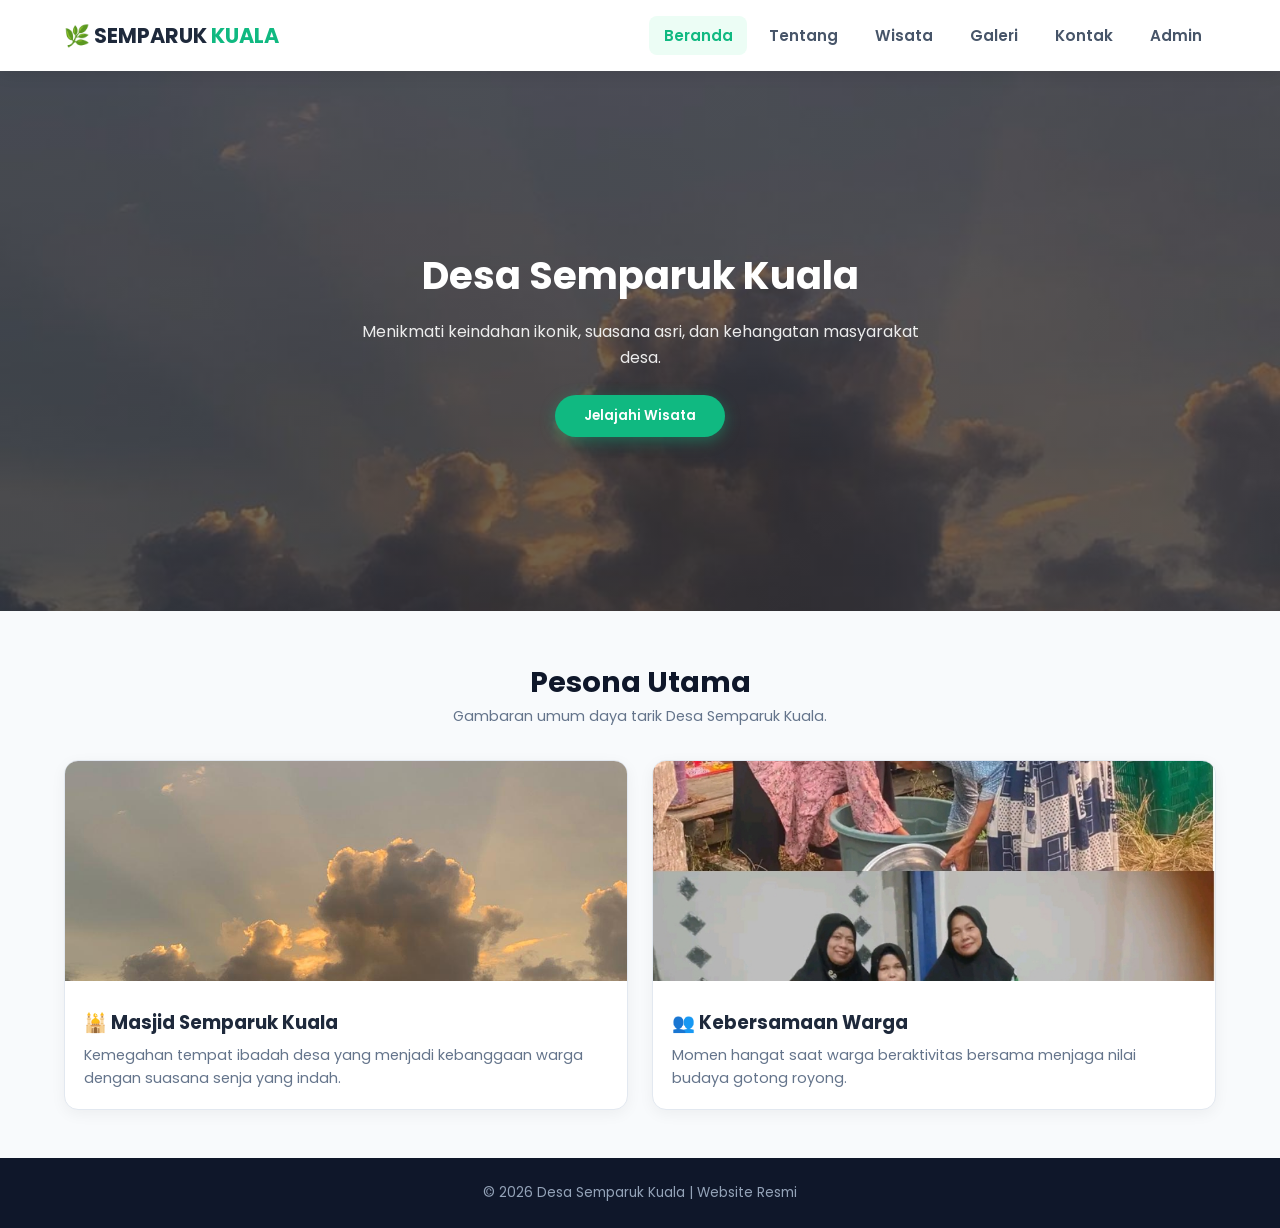
<file: index.html>
<!DOCTYPE html>
<html lang="id">
<head>
    <meta charset="UTF-8">
    <meta name="viewport" content="width=device-width, initial-scale=1.0">
    <title>Desa Semparuk Kuala</title>
    <!-- Google Fonts -->
    <link href="https://fonts.googleapis.com/css2?family=Poppins:wght@300;400;600;700&display=swap" rel="stylesheet">
    
    <style>
        /* Reset & Base Styles */
        * {
            margin: 0;
            padding: 0;
            box-sizing: border-box;
            font-family: 'Poppins', sans-serif;
            -webkit-tap-highlight-color: transparent;
        }

        body {
            background-color: #f8fafc;
            color: #334155;
            line-height: 1.6;
            display: flex;
            flex-direction: column;
            min-height: 100vh;
        }

        main {
            flex: 1;
        }

        /* Navbar Fixing Click/Touch Bug */
        nav {
            display: flex;
            justify-content: space-between;
            align-items: center;
            padding: 1rem 5%;
            background: #ffffff;
            position: sticky;
            top: 0;
            z-index: 99999;
            box-shadow: 0 4px 15px rgba(0, 0, 0, 0.08);
        }

        .logo {
            font-size: 1.3rem;
            font-weight: 700;
            color: #1e293b;
        }

        .logo span {
            color: #10b981;
        }

        nav ul {
            display: flex;
            list-style: none;
            gap: 0.5rem;
            flex-wrap: wrap;
        }

        nav ul li button {
            background: none;
            border: none;
            font-size: 0.95rem;
            font-weight: 600;
            color: #475569;
            padding: 0.5rem 0.9rem;
            border-radius: 8px;
            cursor: pointer;
            transition: all 0.2s ease;
        }

        nav ul li button:hover, 
        nav ul li button.active {
            color: #10b981;
            background-color: #ecfdf5;
        }

        /* Hero Section (Beranda) */
        .hero {
            height: 60vh;
            background: linear-gradient(rgba(15, 23, 42, 0.6), rgba(15, 23, 42, 0.6)), 
                        url('IMG-20260901-WA0009.jpg') center/cover no-repeat;
            display: flex;
            align-items: center;
            justify-content: center;
            text-align: center;
            color: #ffffff;
            padding: 0 1rem;
        }

        .hero-content h1 {
            font-size: 2.4rem;
            font-weight: 700;
            margin-bottom: 0.8rem;
        }

        .hero-content p {
            font-size: 1rem;
            max-width: 600px;
            margin: 0 auto 1.5rem auto;
            opacity: 0.9;
        }

        .btn {
            display: inline-block;
            padding: 0.7rem 1.8rem;
            background-color: #10b981;
            color: #ffffff;
            font-weight: 600;
            border-radius: 50px;
            border: none;
            cursor: pointer;
            box-shadow: 0 4px 15px rgba(16, 185, 129, 0.4);
        }

        /* Banner Halaman Internal */
        .page-banner {
            background: #0f172a;
            color: #ffffff;
            text-align: center;
            padding: 3rem 1rem;
        }

        .page-banner h1 {
            font-size: 2rem;
            margin-bottom: 0.4rem;
        }

        .page-banner p {
            color: #94a3b8;
            font-size: 0.95rem;
        }

        /* Section Layout */
        section {
            padding: 3rem 5%;
        }

        .section-title {
            text-align: center;
            margin-bottom: 2rem;
        }

        .section-title h2 {
            font-size: 1.8rem;
            color: #0f172a;
        }

        .section-title p {
            color: #64748b;
            font-size: 0.9rem;
        }

        /* Card Layout */
        .cards {
            display: grid;
            grid-template-columns: repeat(auto-fit, minmax(280px, 1fr));
            gap: 1.5rem;
        }

        .card {
            background: #ffffff;
            border-radius: 14px;
            overflow: hidden;
            box-shadow: 0 4px 15px rgba(0, 0, 0, 0.05);
            border: 1px solid #e2e8f0;
        }

        .card img {
            width: 100%;
            height: 220px;
            object-fit: cover;
        }

        .card-content {
            padding: 1.2rem;
        }

        .card-content h3 {
            font-size: 1.15rem;
            color: #1e293b;
            margin-bottom: 0.4rem;
        }

        .card-content p {
            color: #64748b;
            font-size: 0.9rem;
        }

        /* Galeri Grid Fix */
        .gallery-grid {
            display: grid;
            grid-template-columns: repeat(auto-fit, minmax(250px, 1fr));
            gap: 1.5rem;
        }

        .gallery-card {
            background: #ffffff;
            border-radius: 12px;
            overflow: hidden;
            box-shadow: 0 4px 15px rgba(0, 0, 0, 0.06);
            border: 1px solid #e2e8f0;
        }

        .gallery-card img {
            width: 100%;
            height: 200px;
            object-fit: cover;
            display: block;
        }

        .gallery-info {
            padding: 1rem;
            background: #ffffff;
        }

        .gallery-info h4 {
            font-size: 0.95rem;
            color: #0f172a;
            margin-bottom: 0.2rem;
        }

        .gallery-info span {
            font-size: 0.8rem;
            color: #64748b;
            word-break: break-all;
        }

        /* Footer */
        footer {
            background-color: #0f172a;
            color: #94a3b8;
            text-align: center;
            padding: 1.5rem 1rem;
            font-size: 0.85rem;
            margin-top: auto;
        }

        /* Mengatur Perpindahan Halaman SPA */
        .page {
            display: none;
        }

        .page.active-page {
            display: block;
        }

        @media (max-width: 768px) {
            nav {
                flex-direction: column;
                gap: 0.8rem;
            }
        }
    </style>
</head>
<body>

    <!-- Navigasi Utama -->
    <nav>
        <div class="logo">🌿 SEMPARUK <span>KUALA</span></div>
        <ul>
            <li><button class="nav-btn active" onclick="switchPage('beranda', this)">Beranda</button></li>
            <li><button class="nav-btn" onclick="switchPage('tentang', this)">Tentang</button></li>
            <li><button class="nav-btn" onclick="switchPage('wisata', this)">Wisata</button></li>
            <li><button class="nav-btn" onclick="switchPage('galeri', this)">Galeri</button></li>
            <li><button class="nav-btn" onclick="switchPage('kontak', this)">Kontak</button></li>
            <li><button class="nav-btn" onclick="window.location.href='admin.html'">Admin</button></li>

        </ul>
    </nav>

    <main>
        <!-- 1. HALAMAN BERANDA -->
        <div id="beranda" class="page active-page">
            <section class="hero">
                <div class="hero-content">
                    <h1>Desa Semparuk Kuala</h1>
                    <p>Menikmati keindahan ikonik, suasana asri, dan kehangatan masyarakat desa.</p>
                    <button class="btn" onclick="switchPage('wisata', document.querySelectorAll('.nav-btn')[2])">Jelajahi Wisata</button>
                </div>
            </section>

            <section>
                <div class="section-title">
                    <h2>Pesona Utama</h2>
                    <p>Gambaran umum daya tarik Desa Semparuk Kuala.</p>
                </div>

                <div class="cards">
                    <div class="card">
                        <img src="IMG-20260901-WA0009.jpg" alt="Masjid Semparuk Kuala">
                        <div class="card-content">
                            <h3>🕌 Masjid Semparuk Kuala</h3>
                            <p>Kemegahan tempat ibadah desa yang menjadi kebanggaan warga dengan suasana senja yang indah.</p>
                        </div>
                    </div>
                    <div class="card">
                        <img src="img_1789231210489.jpg" alt="Kegiatan Kebersamaan Warga">
                        <div class="card-content">
                            <h3>👥 Kebersamaan Warga</h3>
                            <p>Momen hangat saat warga beraktivitas bersama menjaga nilai budaya gotong royong.</p>
                        </div>
                    </div>
                </div>
            </section>
        </div>

        <!-- 2. HALAMAN TENTANG -->
        <div id="tentang" class="page">
            <div class="page-banner">
                <h1>Tentang Desa</h1>
                <p>Mengenal lebih dekat masyarakat dan kebudayaan Desa Semparuk Kuala.</p>
            </div>

            <section>
                <div class="cards">
                    <div class="card">
                        <img src="img_1789231210489.jpg" alt="Aktivitas Warga">
                        <div class="card-content">
                            <h3>Kearifan Lokal</h3>
                            <p>Masyarakat desa senantiasa menjunjung tinggi keramahan, keakraban, serta tradisi kebersamaan.</p>
                        </div>
                    </div>
                    <div class="card">
                        <img src="IMG-20260901-WA0009.jpg" alt="Pusat Keagamaan">
                        <div class="card-content">
                            <h3>Pusat Keagamaan</h3>
                            <p>Masjid menjadi pusat berbagai kegiatan keagamaan dan sosial bagi seluruh masyarakat desa.</p>
                        </div>
                    </div>
                </div>
            </section>
        </div>

        <!-- 3. HALAMAN WISATA -->
        <div id="wisata" class="page">
            <div class="page-banner">
                <h1>Destinasi Wisata</h1>
                <p>Spot-spot menarik yang wajib dikunjungi di Desa Semparuk Kuala.</p>
            </div>

            <section>
                <div class="cards">
                    <div class="card">
                        <img src="IMG-20260901-WA0009.jpg" alt="Wisata Religi Masjid">
                        <div class="card-content">
                            <h3>🕌 Wisata Religi Masjid Desa</h3>
                            <p>Spot wisata keagamaan dan arsitektur masjid megah dengan latar pemandangan langit senja.</p>
                        </div>
                    </div>
                    <div class="card">
                        <img src="IMG-20260912-WA0051.jpg" alt="Wisata Sunrise">
                        <div class="card-content">
                            <h3>🌅 Wisata Sunrise & Panorama Alam</h3>
                            <p>Nikmati momen indahnya matahari terbit di atas lanskap alam pedesaan yang tenang.</p>
                        </div>
                    </div>
                </div>
            </section>
        </div>

        <!-- 4. HALAMAN GALERI -->
        <div id="galeri" class="page">
            <div class="page-banner">
                <h1>Galeri Berkas Foto</h1>
                <p>Arsip dokumentasi foto Desa Semparuk Kuala beserta nama berkas aslinya.</p>
            </div>

            <section>
                <div class="gallery-grid">
                    <div class="gallery-card">
                        <img src="IMG-20260901-WA0009.jpg" alt="Masjid Semparuk Kuala">
                        <div class="gallery-info">
                            <h4>🕌 Masjid Desa Semparuk Kuala</h4>
                            <span>IMG-20260901-WA0009.jpg</span>
                        </div>
                    </div>

                    <div class="gallery-card">
                        <img src="IMG-20260912-WA0051.jpg" alt="Matahari Terbit">
                        <div class="gallery-info">
                            <h4>🌅 Pemandangan Matahari Terbit</h4>
                            <span>IMG-20260912-WA0051.jpg</span>
                        </div>
                    </div>

                    <div class="gallery-card">
                        <img src="img_1789181218306.jpg" alt="Suasana Lingkungan Desa">
                        <div class="gallery-info">
                            <h4>🌾 Suasana Lingkungan Desa</h4>
                            <span>img_1789181218306.jpg</span>
                        </div>
                    </div>

                    <div class="gallery-card">
                        <img src="img_1789231210489.jpg" alt="Aktivitas Warga">
                        <div class="gallery-info">
                            <h4>👥 Aktivitas Kebersamaan Warga</h4>
                            <span>img_1789231210489.jpg</span>
                        </div>
                    </div>

                    <div class="gallery-card">
                        <img src="Screenshot_20260912-084459.jpg" alt="Screenshot Repositori">
                        <div class="gallery-info">
                            <h4>📱 Dokumentasi Repositori</h4>
                            <span>Screenshot_20260912-084459.jpg</span>
                        </div>
                    </div>
                </div>
            </section>
        </div>

        <!-- 5. HALAMAN KONTAK -->
        <div id="kontak" class="page">
            <div class="page-banner">
                <h1>Kontak Desa</h1>
                <p>Layanan informasi dan alamat Kantor Desa Semparuk Kuala.</p>
            </div>

            <section>
                <div class="card" style="max-width: 500px; margin: 0 auto;">
                    <div class="card-content">
                        <h3 style="margin-bottom: 1rem; color: #10b981;">Office & Informasi</h3>
                        <p style="margin-bottom: 0.5rem;">📍 <strong>Alamat:</strong> Jl. Raya Desa Semparuk Kuala</p>
                        <p style="margin-bottom: 0.5rem;">✉️ <strong>Email:</strong> info@semparukkuala.desa.id</p>
                        <p>📞 <strong>Telepon:</strong> (0561) 123-4567</p>
                    </div>
                </div>
            </section>
        </div>
    </main>

    <!-- Footer -->
    <footer>
        <p>© 2026 Desa Semparuk Kuala | Website Resmi</p>
    </footer>

    <!-- Script Switch Page SPA -->
    <script>
        function switchPage(pageId, btnElement) {
            // Sembunyikan semua halaman
            const pages = document.querySelectorAll('.page');
            pages.forEach(page => page.classList.remove('active-page'));

            // Hapus status aktif dari semua tombol menu
            const buttons = document.querySelectorAll('.nav-btn');
            buttons.forEach(btn => btn.classList.remove('active'));

            // Tampilkan halaman yang dipilih
            document.getElementById(pageId).classList.add('active-page');

            // Aktifkan tombol yang diklik
            if (btnElement) {
                btnElement.classList.add('active');
            }

            // Scroll otomatis ke atas
            window.scrollTo({ top: 0, behavior: 'smooth' });
        }
    </script>

</body>
</html>
</file>
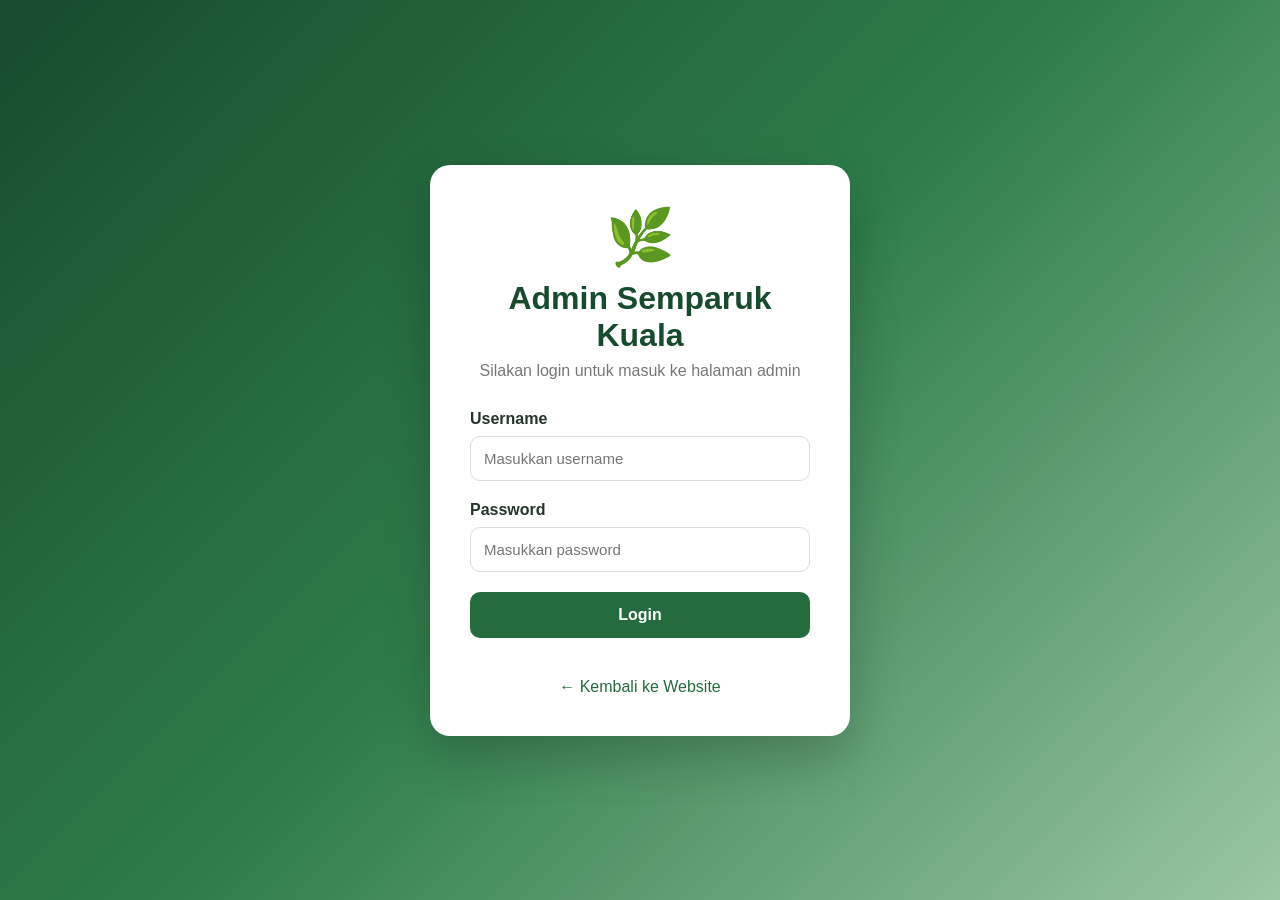
<file: admin.html>
<!DOCTYPE html>
<html lang="id">
<head>
    <meta charset="UTF-8">
    <meta name="viewport" content="width=device-width, initial-scale=1.0">

    <title>Admin | Semparuk Kuala</title>

    <link rel="stylesheet" href="admin.css">
</head>

<body>

    <div class="login-container">

        <div class="login-box">

            <div class="logo">
                🌿
            </div>

            <h1>Admin Semparuk Kuala</h1>

            <p class="subtitle">
                Silakan login untuk masuk ke halaman admin
            </p>

            <form id="loginForm">

                <div class="input-group">
                    <label for="username">Username</label>

                    <input
                        type="text"
                        id="username"
                        placeholder="Masukkan username"
                        required
                    >
                </div>

                <div class="input-group">
                    <label for="password">Password</label>

                    <input
                        type="password"
                        id="password"
                        placeholder="Masukkan password"
                        required
                    >
                </div>

                <button type="submit" class="login-btn">
                    Login
                </button>

                <p id="loginMessage"></p>

            </form>

            <a href="index.html" class="back-home">
                ← Kembali ke Website
            </a>

        </div>

    </div>

    <script src="admin.js"></script>

</body>
</html>
</file>
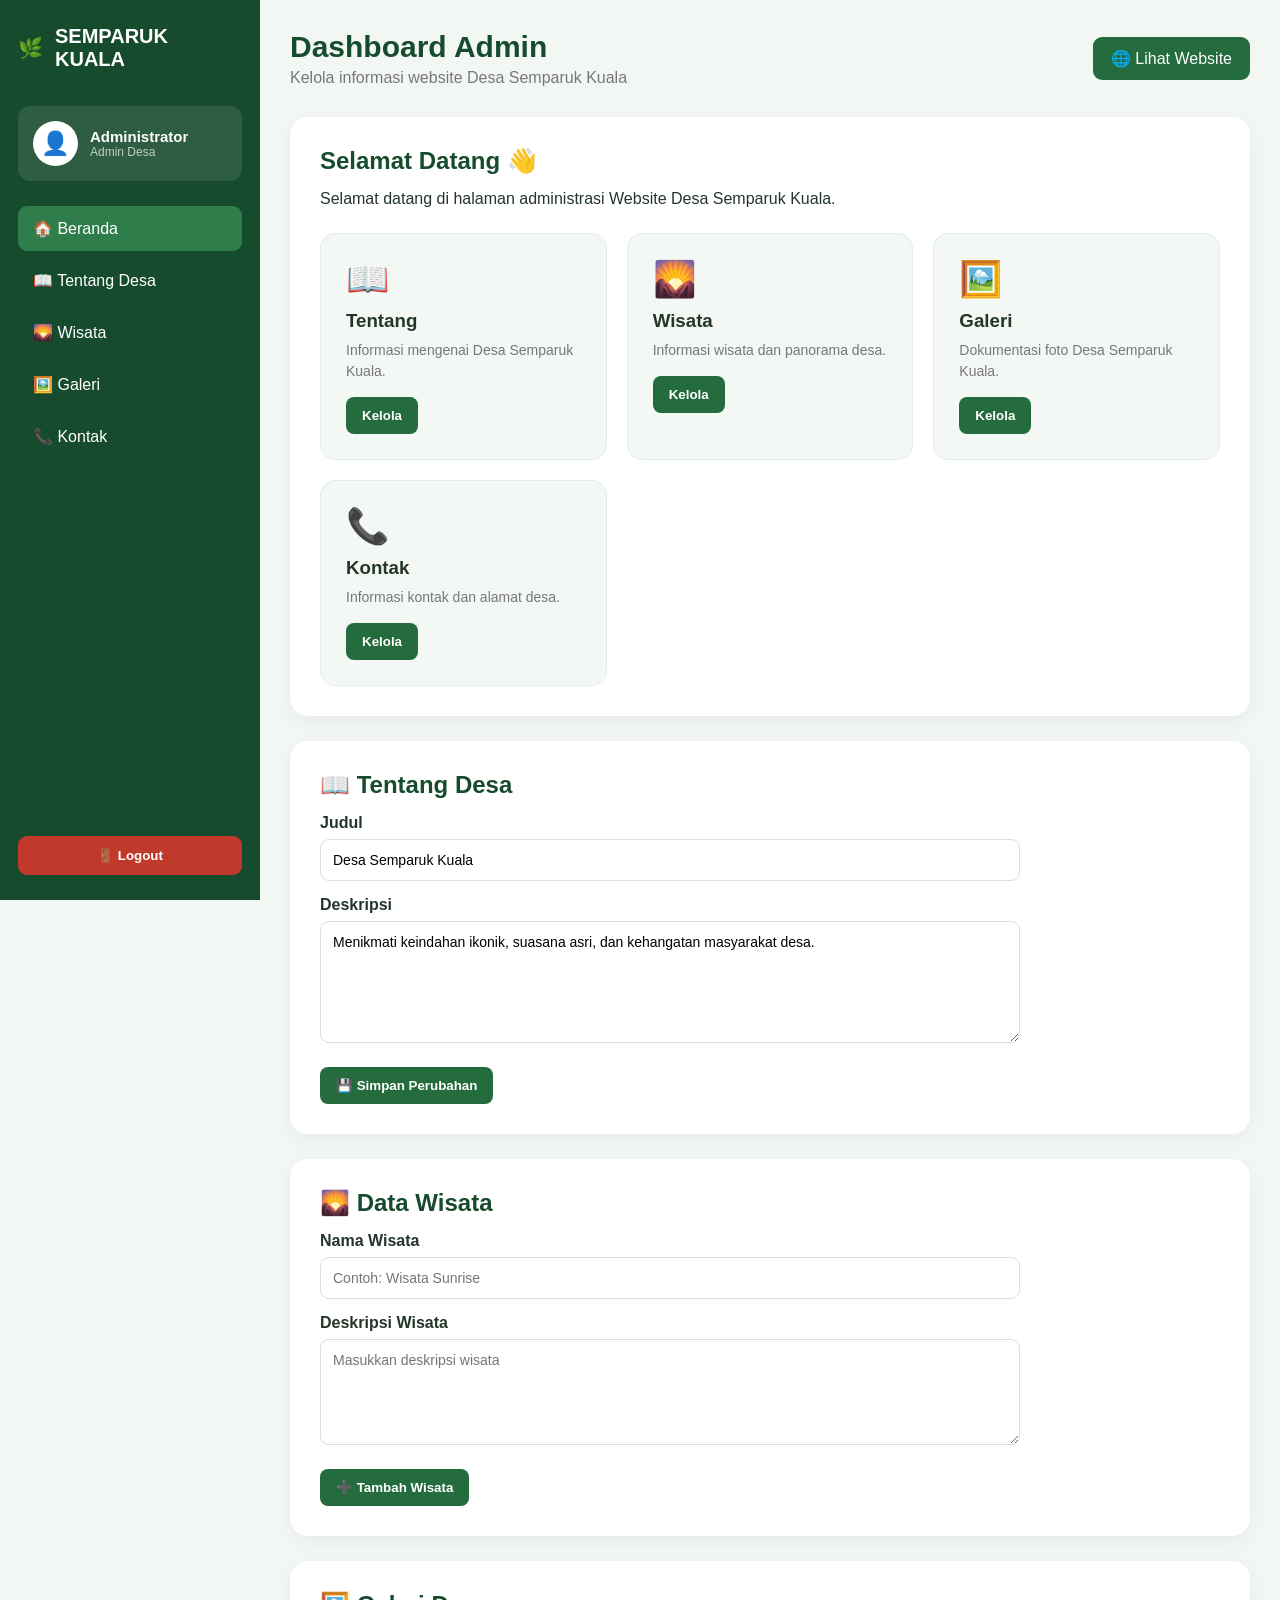
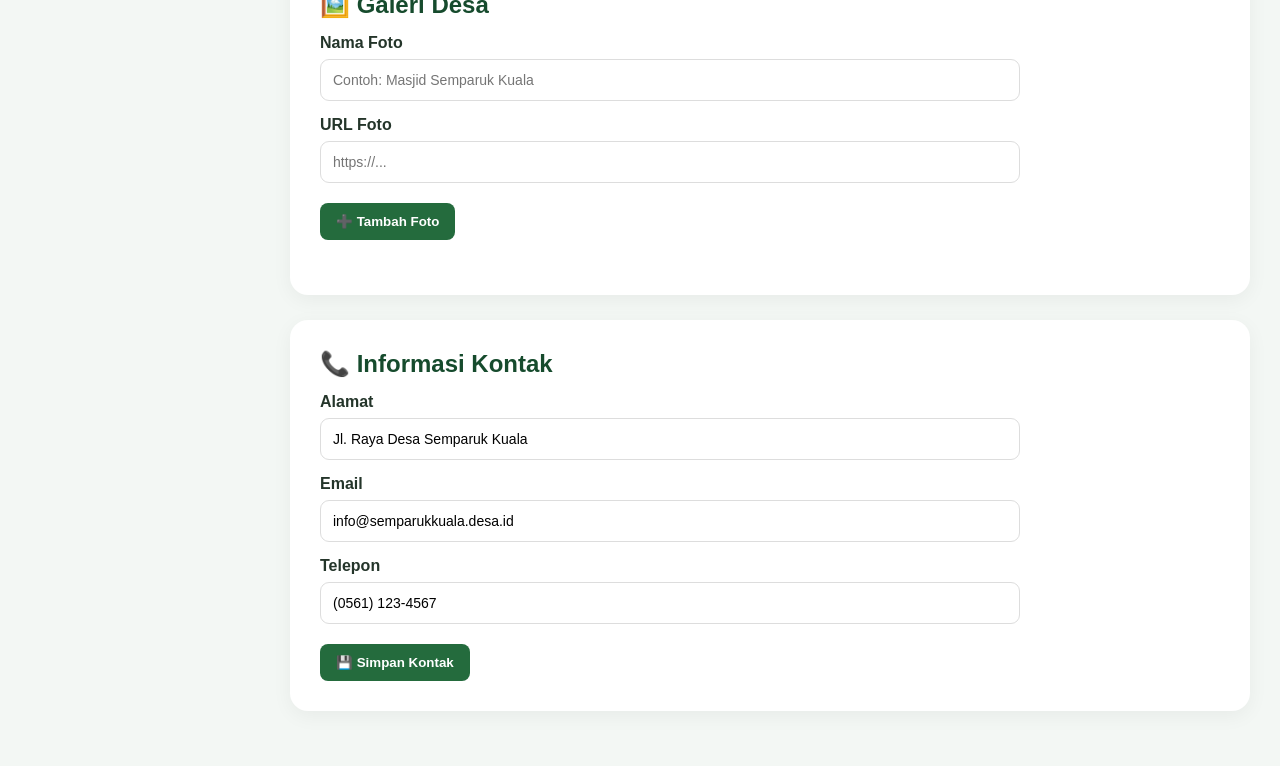
<file: dashboard.html>
<!DOCTYPE html>
<html lang="id">
<head>

    <meta charset="UTF-8">

    <meta
        name="viewport"
        content="width=device-width, initial-scale=1.0"
    >

    <title>Dashboard Admin | Semparuk Kuala</title>

    <link rel="stylesheet" href="admin.css">

</head>

<body>

    <div class="dashboard">

        <!-- SIDEBAR -->
        <aside class="sidebar">

            <div class="admin-logo">
                🌿
                <span>SEMPARUK<br>KUALA</span>
            </div>

            <div class="admin-profile">

                <div class="profile-icon">
                    👤
                </div>

                <div>
                    <h3>Administrator</h3>
                    <p>Admin Desa</p>
                </div>

            </div>

            <nav>

                <a href="#beranda" class="active">
                    🏠 Beranda
                </a>

                <a href="#tentang">
                    📖 Tentang Desa
                </a>

                <a href="#wisata">
                    🌄 Wisata
                </a>

                <a href="#galeri">
                    🖼️ Galeri
                </a>

                <a href="#kontak">
                    📞 Kontak
                </a>

            </nav>

            <button id="logoutBtn" class="logout-btn">
                🚪 Logout
            </button>

        </aside>


        <!-- MAIN CONTENT -->
        <main class="main-content">

            <!-- HEADER -->
            <header class="dashboard-header">

                <div>
                    <h1>Dashboard Admin</h1>

                    <p>
                        Kelola informasi website Desa Semparuk Kuala
                    </p>
                </div>

                <a href="index.html" class="view-site">
                    🌐 Lihat Website
                </a>

            </header>


            <!-- BERANDA -->
            <section id="beranda" class="content-section">

                <h2>Selamat Datang 👋</h2>

                <p>
                    Selamat datang di halaman administrasi
                    Website Desa Semparuk Kuala.
                </p>

                <div class="cards">

                    <div class="card">
                        <div class="card-icon">📖</div>

                        <h3>Tentang</h3>

                        <p>
                            Informasi mengenai Desa Semparuk Kuala.
                        </p>

                        <button
                            onclick="showSection('tentang')"
                        >
                            Kelola
                        </button>
                    </div>


                    <div class="card">
                        <div class="card-icon">🌄</div>

                        <h3>Wisata</h3>

                        <p>
                            Informasi wisata dan panorama desa.
                        </p>

                        <button
                            onclick="showSection('wisata')"
                        >
                            Kelola
                        </button>
                    </div>


                    <div class="card">
                        <div class="card-icon">🖼️</div>

                        <h3>Galeri</h3>

                        <p>
                            Dokumentasi foto Desa Semparuk Kuala.
                        </p>

                        <button
                            onclick="showSection('galeri')"
                        >
                            Kelola
                        </button>
                    </div>


                    <div class="card">
                        <div class="card-icon">📞</div>

                        <h3>Kontak</h3>

                        <p>
                            Informasi kontak dan alamat desa.
                        </p>

                        <button
                            onclick="showSection('kontak')"
                        >
                            Kelola
                        </button>
                    </div>

                </div>

            </section>


            <!-- TENTANG -->
            <section id="tentang" class="content-section">

                <h2>📖 Tentang Desa</h2>

                <div class="form-box">

                    <label>Judul</label>

                    <input
                        type="text"
                        id="judulTentang"
                        value="Desa Semparuk Kuala"
                    >

                    <label>Deskripsi</label>

                    <textarea
                        id="deskripsiTentang"
                        rows="6"
                    >Menikmati keindahan ikonik, suasana asri, dan kehangatan masyarakat desa.</textarea>

                    <button onclick="simpanTentang()">
                        💾 Simpan Perubahan
                    </button>

                </div>

            </section>


            <!-- WISATA -->
            <section id="wisata" class="content-section">

                <h2>🌄 Data Wisata</h2>

                <div class="form-box">

                    <label>Nama Wisata</label>

                    <input
                        type="text"
                        id="namaWisata"
                        placeholder="Contoh: Wisata Sunrise"
                    >

                    <label>Deskripsi Wisata</label>

                    <textarea
                        id="deskripsiWisata"
                        rows="5"
                        placeholder="Masukkan deskripsi wisata"
                    ></textarea>

                    <button onclick="simpanWisata()">
                        ➕ Tambah Wisata
                    </button>

                </div>

                <div id="daftarWisata"></div>

            </section>


            <!-- GALERI -->
            <section id="galeri" class="content-section">

                <h2>🖼️ Galeri Desa</h2>

                <div class="form-box">

                    <label>Nama Foto</label>

                    <input
                        type="text"
                        id="namaFoto"
                        placeholder="Contoh: Masjid Semparuk Kuala"
                    >

                    <label>URL Foto</label>

                    <input
                        type="text"
                        id="urlFoto"
                        placeholder="https://..."
                    >

                    <button onclick="simpanFoto()">
                        ➕ Tambah Foto
                    </button>

                </div>

                <div
                    id="daftarGaleri"
                    class="gallery-admin"
                ></div>

            </section>


            <!-- KONTAK -->
            <section id="kontak" class="content-section">

                <h2>📞 Informasi Kontak</h2>

                <div class="form-box">

                    <label>Alamat</label>

                    <input
                        type="text"
                        id="alamat"
                        value="Jl. Raya Desa Semparuk Kuala"
                    >

                    <label>Email</label>

                    <input
                        type="email"
                        id="email"
                        value="info@semparukkuala.desa.id"
                    >

                    <label>Telepon</label>

                    <input
                        type="text"
                        id="telepon"
                        value="(0561) 123-4567"
                    >

                    <button onclick="simpanKontak()">
                        💾 Simpan Kontak
                    </button>

                </div>

            </section>

        </main>

    </div>


    <script src="admin.js"></script>

</body>
</html>
</file>
<file: admin.css>
* {
    margin: 0;
    padding: 0;
    box-sizing: border-box;
}

body {
    font-family: Arial, sans-serif;
    background: #f3f7f4;
    color: #24352a;
}


/* =========================
   LOGIN
========================= */

.login-container {
    min-height: 100vh;

    display: flex;
    justify-content: center;
    align-items: center;

    background:
        linear-gradient(
            135deg,
            #164b2d,
            #2f7d4a,
            #9bc7a5
        );

    padding: 20px;
}

.login-box {
    width: 100%;
    max-width: 420px;

    background: white;

    padding: 40px;

    border-radius: 20px;

    box-shadow:
        0 20px 50px rgba(0,0,0,0.2);

    text-align: center;
}

.logo {
    font-size: 55px;

    margin-bottom: 10px;
}

.login-box h1 {
    color: #174b2d;

    margin-bottom: 8px;
}

.subtitle {
    color: #777;

    margin-bottom: 30px;
}

.input-group {
    text-align: left;

    margin-bottom: 20px;
}

.input-group label {
    display: block;

    margin-bottom: 8px;

    font-weight: bold;
}

.input-group input {
    width: 100%;

    padding: 13px;

    border: 1px solid #ddd;

    border-radius: 10px;

    outline: none;

    font-size: 15px;
}

.input-group input:focus {
    border-color: #2f7d4a;
}

.login-btn {
    width: 100%;

    padding: 14px;

    border: none;

    border-radius: 10px;

    background: #246b3d;

    color: white;

    font-size: 16px;

    font-weight: bold;

    cursor: pointer;
}

.login-btn:hover {
    background: #174b2d;
}

#loginMessage {
    margin-top: 15px;

    font-size: 14px;
}

.back-home {
    display: inline-block;

    margin-top: 25px;

    color: #246b3d;

    text-decoration: none;
}


/* =========================
   DASHBOARD
========================= */

.dashboard {
    display: flex;

    min-height: 100vh;
}


/* SIDEBAR */

.sidebar {
    width: 260px;

    background: #164b2d;

    color: white;

    padding: 25px 18px;

    position: fixed;

    height: 100vh;
}

.admin-logo {
    display: flex;

    align-items: center;

    gap: 12px;

    font-weight: bold;

    font-size: 20px;

    margin-bottom: 35px;
}

.admin-profile {
    display: flex;

    align-items: center;

    gap: 12px;

    padding: 15px;

    background: rgba(255,255,255,0.1);

    border-radius: 12px;

    margin-bottom: 25px;
}

.profile-icon {
    width: 45px;
    height: 45px;

    display: flex;

    justify-content: center;
    align-items: center;

    background: white;

    border-radius: 50%;

    font-size: 23px;
}

.admin-profile h3 {
    font-size: 15px;
}

.admin-profile p {
    font-size: 12px;

    opacity: .7;
}

.sidebar nav a {
    display: block;

    color: white;

    text-decoration: none;

    padding: 13px 15px;

    margin-bottom: 7px;

    border-radius: 9px;

    transition: .2s;
}

.sidebar nav a:hover,
.sidebar nav a.active {
    background: #2f7d4a;
}

.logout-btn {
    position: absolute;

    bottom: 25px;

    left: 18px;
    right: 18px;

    padding: 12px;

    border: none;

    border-radius: 9px;

    background: #c0392b;

    color: white;

    cursor: pointer;

    font-weight: bold;
}


/* MAIN */

.main-content {
    margin-left: 260px;

    width: calc(100% - 260px);

    padding: 30px;
}

.dashboard-header {
    display: flex;

    justify-content: space-between;

    align-items: center;

    margin-bottom: 30px;
}

.dashboard-header h1 {
    font-size: 30px;

    color: #164b2d;
}

.dashboard-header p {
    color: #777;

    margin-top: 5px;
}

.view-site {
    background: #246b3d;

    color: white;

    text-decoration: none;

    padding: 12px 18px;

    border-radius: 9px;
}


/* SECTION */

.content-section {
    background: white;

    padding: 30px;

    border-radius: 18px;

    margin-bottom: 25px;

    box-shadow:
        0 5px 20px rgba(0,0,0,0.05);
}

.content-section h2 {
    margin-bottom: 15px;

    color: #164b2d;
}


/* CARDS */

.cards {
    display: grid;

    grid-template-columns:
        repeat(auto-fit, minmax(220px, 1fr));

    gap: 20px;

    margin-top: 25px;
}

.card {
    padding: 25px;

    border-radius: 15px;

    background: #f3f8f4;

    border: 1px solid #e2eee5;
}

.card-icon {
    font-size: 35px;

    margin-bottom: 10px;
}

.card h3 {
    margin-bottom: 8px;
}

.card p {
    color: #777;

    font-size: 14px;

    line-height: 1.5;

    margin-bottom: 15px;
}

.card button,
.form-box button {
    border: none;

    background: #246b3d;

    color: white;

    padding: 11px 16px;

    border-radius: 8px;

    cursor: pointer;

    font-weight: bold;
}


/* FORM */

.form-box {
    max-width: 700px;
}

.form-box label {
    display: block;

    font-weight: bold;

    margin-top: 15px;

    margin-bottom: 7px;
}

.form-box input,
.form-box textarea {
    width: 100%;

    padding: 12px;

    border: 1px solid #ddd;

    border-radius: 9px;

    font-family: inherit;

    font-size: 14px;

    outline: none;
}

.form-box textarea {
    resize: vertical;
}

.form-box input:focus,
.form-box textarea:focus {
    border-color: #2f7d4a;
}

.form-box button {
    margin-top: 20px;
}


/* GALERI */

.gallery-admin {
    display: grid;

    grid-template-columns:
        repeat(auto-fit, minmax(200px, 1fr));

    gap: 20px;

    margin-top: 25px;
}

.gallery-item {
    background: #f5f5f5;

    border-radius: 12px;

    overflow: hidden;
}

.gallery-item img {
    width: 100%;

    height: 150px;

    object-fit: cover;
}

.gallery-item div {
    padding: 12px;

    font-weight: bold;
}


/* WISATA */

.wisata-item {
    padding: 18px;

    margin-top: 15px;

    background: #f3f8f4;

    border-radius: 10px;

    border-left: 4px solid #246b3d;
}


/* RESPONSIVE */

@media (max-width: 800px) {

    .sidebar {
        width: 220px;
    }

    .main-content {
        margin-left: 220px;

        width: calc(100% - 220px);

        padding: 20px;
    }

    .dashboard-header {
        flex-direction: column;

        align-items: flex-start;

        gap: 15px;
    }

}

@media (max-width: 600px) {

    .sidebar {
        position: relative;

        width: 100%;

        height: auto;
    }

    .dashboard {
        display: block;
    }

    .main-content {
        margin-left: 0;

        width: 100%;
    }

    .logout-btn {
        position: static;

        width: 100%;

        margin-top: 20px;
    }

    .admin-logo {
        justify-content: center;
    }

}
</file>
